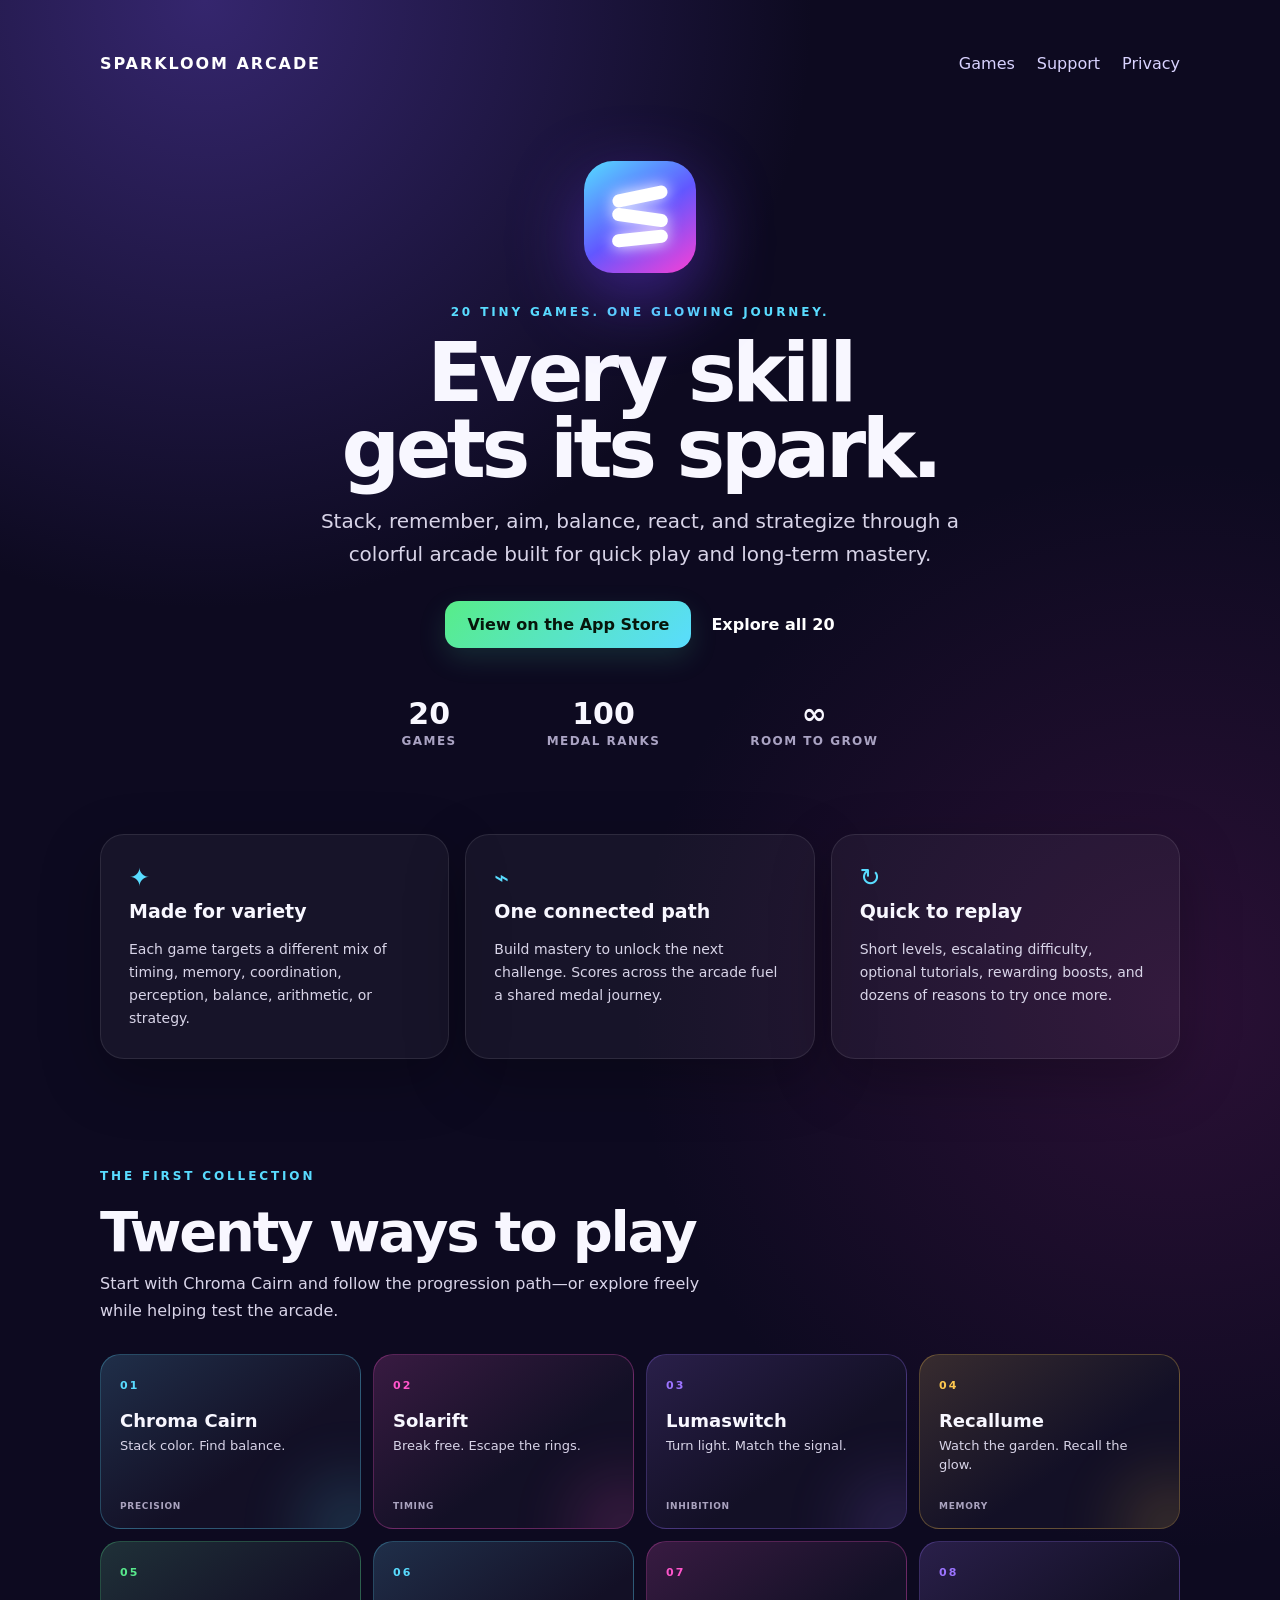
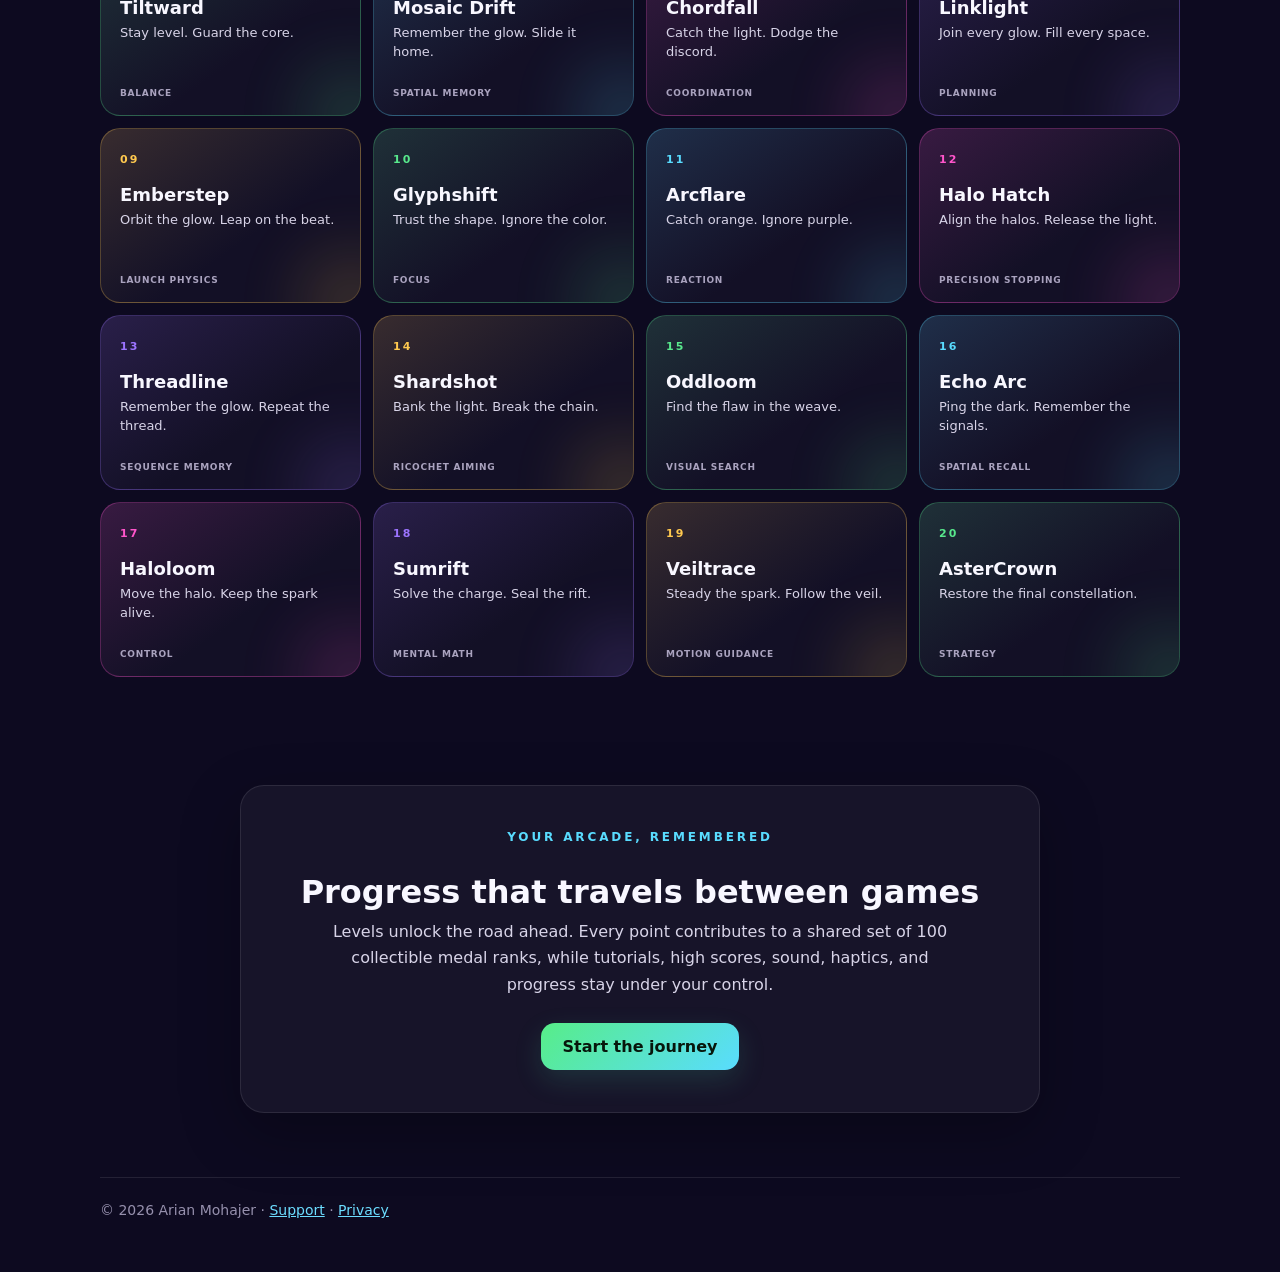
<file: index.html>
<!doctype html>
<html lang="en">
<head>
  <meta charset="utf-8">
  <meta name="viewport" content="width=device-width,initial-scale=1">
  <meta name="description" content="Sparkloom Arcade is a connected collection of 20 colorful skill games for iPhone and iPad.">
  <title>Sparkloom Arcade · 20 tiny games, one glowing journey</title>
  <link rel="stylesheet" href="styles.css">
</head>
<body>
  <main>
    <nav><a class="brand" href="./">SPARKLOOM ARCADE</a><div class="links"><a href="#games">Games</a><a href="support.html">Support</a><a href="privacy.html">Privacy</a></div></nav>
    <section class="hero">
      <div class="icon" aria-hidden="true"><span></span><span></span><span></span></div>
      <p class="eyebrow">20 TINY GAMES. ONE GLOWING JOURNEY.</p>
      <h1>Every skill<br>gets its spark.</h1>
      <p class="tagline">Stack, remember, aim, balance, react, and strategize through a colorful arcade built for quick play and long-term mastery.</p>
      <div class="actions"><a class="button" href="https://apps.apple.com/app/id6800052253">View on the App Store</a><a class="text-button" href="#games">Explore all 20</a></div>
      <div class="stats" aria-label="Arcade highlights"><div><strong>20</strong><span>games</span></div><div><strong>100</strong><span>medal ranks</span></div><div><strong>∞</strong><span>room to grow</span></div></div>
    </section>

    <section class="feature-grid">
      <article class="feature"><span>✦</span><h2>Made for variety</h2><p>Each game targets a different mix of timing, memory, coordination, perception, balance, arithmetic, or strategy.</p></article>
      <article class="feature"><span>⌁</span><h2>One connected path</h2><p>Build mastery to unlock the next challenge. Scores across the arcade fuel a shared medal journey.</p></article>
      <article class="feature"><span>↻</span><h2>Quick to replay</h2><p>Short levels, escalating difficulty, optional tutorials, rewarding boosts, and dozens of reasons to try once more.</p></article>
    </section>

    <section id="games" class="games-section">
      <p class="eyebrow">THE FIRST COLLECTION</p>
      <h2 class="section-title">Twenty ways to play</h2>
      <p class="section-copy">Start with Chroma Cairn and follow the progression path—or explore freely while helping test the arcade.</p>
      <div class="game-grid">
        <article class="game g1"><b>01</b><h3>Chroma Cairn</h3><p>Stack color. Find balance.</p><small>Precision</small></article>
        <article class="game g2"><b>02</b><h3>Solarift</h3><p>Break free. Escape the rings.</p><small>Timing</small></article>
        <article class="game g3"><b>03</b><h3>Lumaswitch</h3><p>Turn light. Match the signal.</p><small>Inhibition</small></article>
        <article class="game g4"><b>04</b><h3>Recallume</h3><p>Watch the garden. Recall the glow.</p><small>Memory</small></article>
        <article class="game g5"><b>05</b><h3>Tiltward</h3><p>Stay level. Guard the core.</p><small>Balance</small></article>
        <article class="game g6"><b>06</b><h3>Mosaic Drift</h3><p>Remember the glow. Slide it home.</p><small>Spatial memory</small></article>
        <article class="game g7"><b>07</b><h3>Chordfall</h3><p>Catch the light. Dodge the discord.</p><small>Coordination</small></article>
        <article class="game g8"><b>08</b><h3>Linklight</h3><p>Join every glow. Fill every space.</p><small>Planning</small></article>
        <article class="game g9"><b>09</b><h3>Emberstep</h3><p>Orbit the glow. Leap on the beat.</p><small>Launch physics</small></article>
        <article class="game g10"><b>10</b><h3>Glyphshift</h3><p>Trust the shape. Ignore the color.</p><small>Focus</small></article>
        <article class="game g11"><b>11</b><h3>Arcflare</h3><p>Catch orange. Ignore purple.</p><small>Reaction</small></article>
        <article class="game g12"><b>12</b><h3>Halo Hatch</h3><p>Align the halos. Release the light.</p><small>Precision stopping</small></article>
        <article class="game g13"><b>13</b><h3>Threadline</h3><p>Remember the glow. Repeat the thread.</p><small>Sequence memory</small></article>
        <article class="game g14"><b>14</b><h3>Shardshot</h3><p>Bank the light. Break the chain.</p><small>Ricochet aiming</small></article>
        <article class="game g15"><b>15</b><h3>Oddloom</h3><p>Find the flaw in the weave.</p><small>Visual search</small></article>
        <article class="game g16"><b>16</b><h3>Echo Arc</h3><p>Ping the dark. Remember the signals.</p><small>Spatial recall</small></article>
        <article class="game g17"><b>17</b><h3>Haloloom</h3><p>Move the halo. Keep the spark alive.</p><small>Control</small></article>
        <article class="game g18"><b>18</b><h3>Sumrift</h3><p>Solve the charge. Seal the rift.</p><small>Mental math</small></article>
        <article class="game g19"><b>19</b><h3>Veiltrace</h3><p>Steady the spark. Follow the veil.</p><small>Motion guidance</small></article>
        <article class="game g20"><b>20</b><h3>AsterCrown</h3><p>Restore the final constellation.</p><small>Strategy</small></article>
      </div>
    </section>

    <section class="card journey"><p class="eyebrow">YOUR ARCADE, REMEMBERED</p><h2>Progress that travels between games</h2><p>Levels unlock the road ahead. Every point contributes to a shared set of 100 collectible medal ranks, while tutorials, high scores, sound, haptics, and progress stay under your control.</p><a class="button" href="https://apps.apple.com/app/id6800052253">Start the journey</a></section>
    <footer>© 2026 Arian Mohajer · <a href="support.html">Support</a> · <a href="privacy.html">Privacy</a></footer>
  </main>
</body>
</html>
</file>
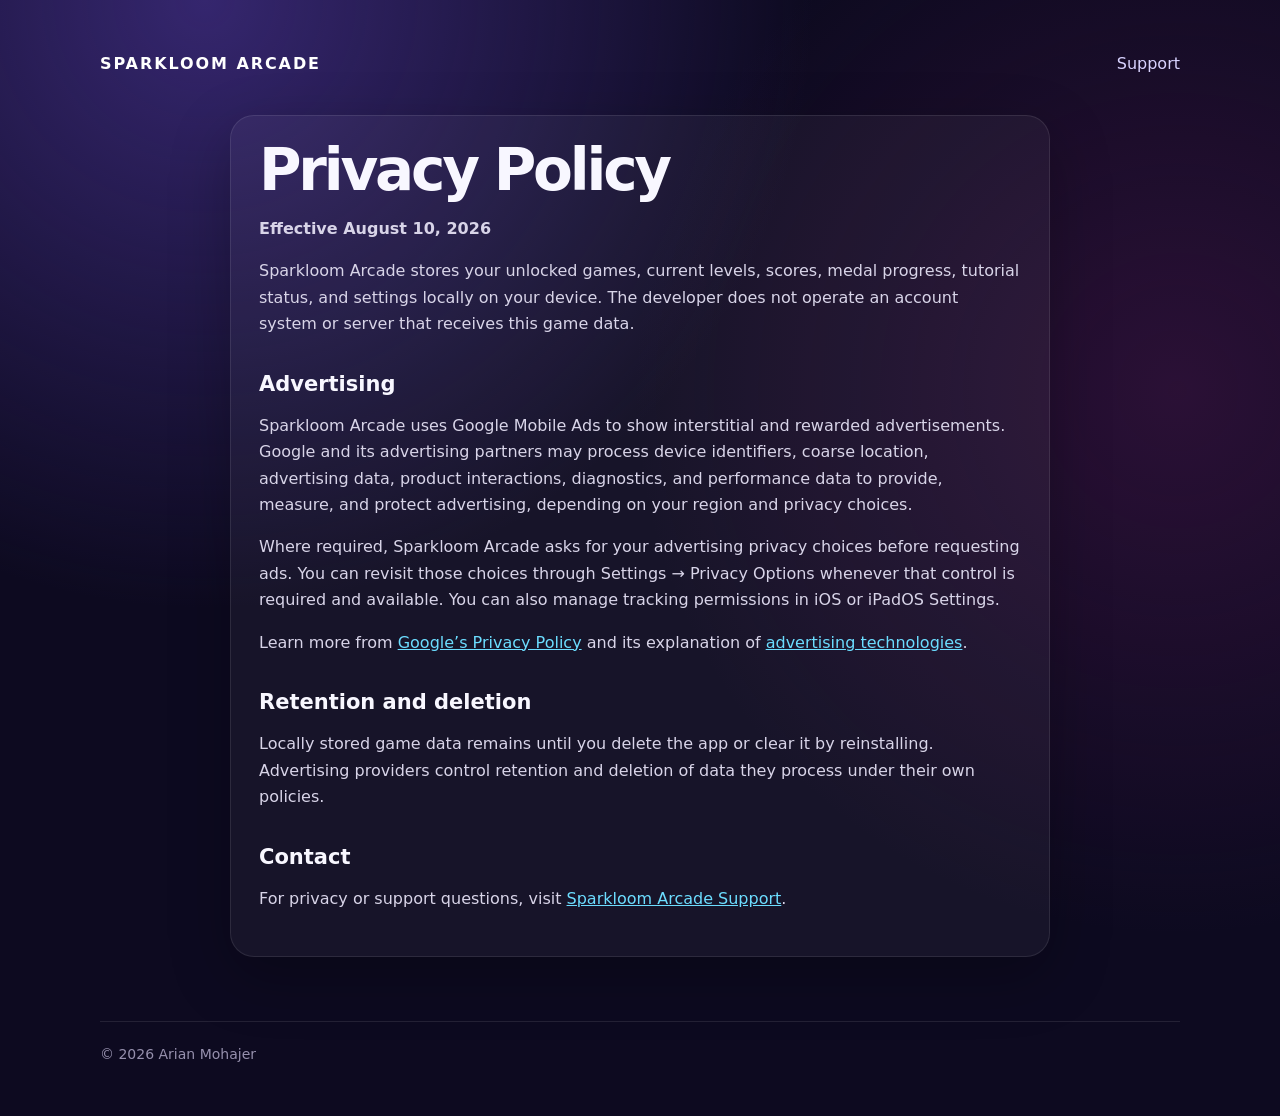
<file: privacy.html>
<!doctype html>
<html lang="en">
<head><meta charset="utf-8"><meta name="viewport" content="width=device-width,initial-scale=1"><title>Privacy Policy · Sparkloom Arcade</title><link rel="stylesheet" href="styles.css"></head>
<body><main>
  <nav><a class="brand" href="./">SPARKLOOM ARCADE</a><div class="links"><a href="support.html">Support</a></div></nav>
  <article class="card">
    <h1>Privacy Policy</h1><p><strong>Effective August 10, 2026</strong></p>
    <p>Sparkloom Arcade stores your unlocked games, current levels, scores, medal progress, tutorial status, and settings locally on your device. The developer does not operate an account system or server that receives this game data.</p>
    <h2>Advertising</h2><p>Sparkloom Arcade uses Google Mobile Ads to show interstitial and rewarded advertisements. Google and its advertising partners may process device identifiers, coarse location, advertising data, product interactions, diagnostics, and performance data to provide, measure, and protect advertising, depending on your region and privacy choices.</p>
    <p>Where required, Sparkloom Arcade asks for your advertising privacy choices before requesting ads. You can revisit those choices through Settings → Privacy Options whenever that control is required and available. You can also manage tracking permissions in iOS or iPadOS Settings.</p>
    <p>Learn more from <a href="https://policies.google.com/privacy">Google’s Privacy Policy</a> and its explanation of <a href="https://policies.google.com/technologies/ads">advertising technologies</a>.</p>
    <h2>Retention and deletion</h2><p>Locally stored game data remains until you delete the app or clear it by reinstalling. Advertising providers control retention and deletion of data they process under their own policies.</p>
    <h2>Contact</h2><p>For privacy or support questions, visit <a href="support.html">Sparkloom Arcade Support</a>.</p>
  </article>
  <footer>© 2026 Arian Mohajer</footer>
</main></body></html>
</file>
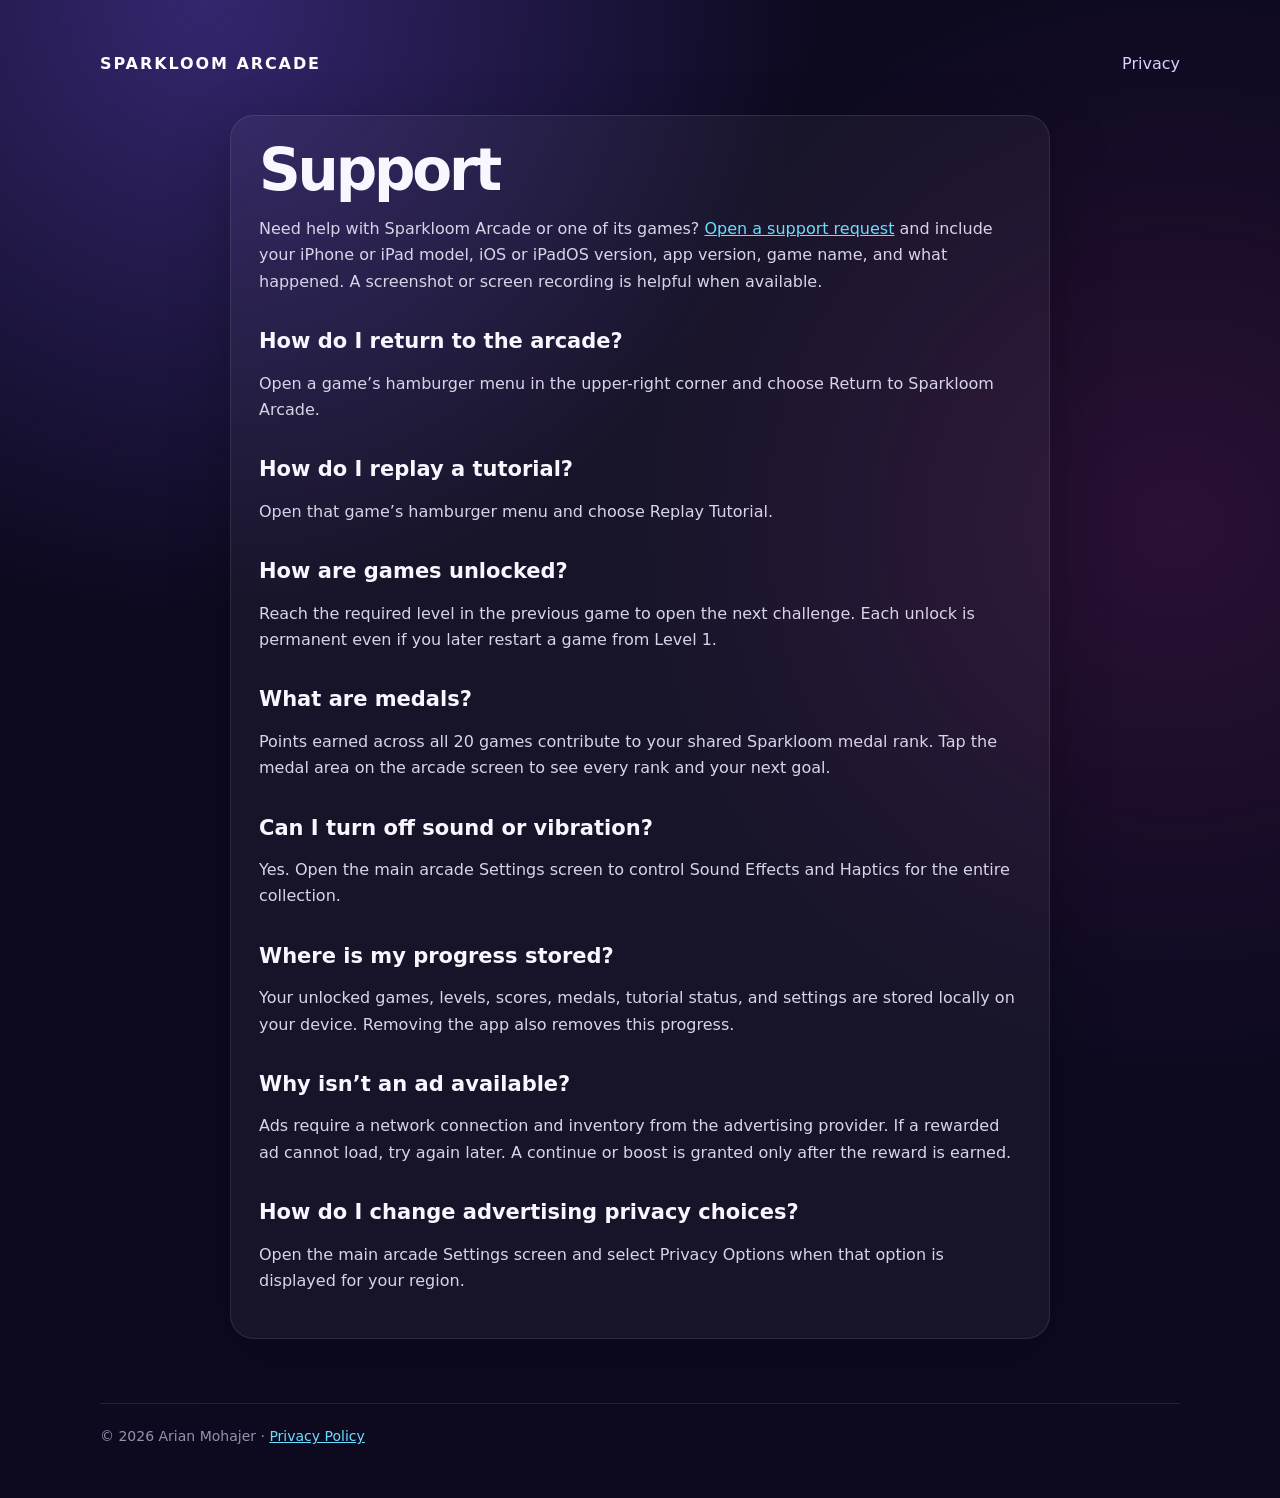
<file: support.html>
<!doctype html>
<html lang="en">
<head><meta charset="utf-8"><meta name="viewport" content="width=device-width,initial-scale=1"><title>Support · Sparkloom Arcade</title><link rel="stylesheet" href="styles.css"></head>
<body><main>
  <nav><a class="brand" href="./">SPARKLOOM ARCADE</a><div class="links"><a href="privacy.html">Privacy</a></div></nav>
  <article class="card">
    <h1>Support</h1>
    <p>Need help with Sparkloom Arcade or one of its games? <a href="https://github.com/tildraev/Sparkloom-Arcade-Site/issues/new">Open a support request</a> and include your iPhone or iPad model, iOS or iPadOS version, app version, game name, and what happened. A screenshot or screen recording is helpful when available.</p>
    <h2>How do I return to the arcade?</h2><p>Open a game’s hamburger menu in the upper-right corner and choose Return to Sparkloom Arcade.</p>
    <h2>How do I replay a tutorial?</h2><p>Open that game’s hamburger menu and choose Replay Tutorial.</p>
    <h2>How are games unlocked?</h2><p>Reach the required level in the previous game to open the next challenge. Each unlock is permanent even if you later restart a game from Level 1.</p>
    <h2>What are medals?</h2><p>Points earned across all 20 games contribute to your shared Sparkloom medal rank. Tap the medal area on the arcade screen to see every rank and your next goal.</p>
    <h2>Can I turn off sound or vibration?</h2><p>Yes. Open the main arcade Settings screen to control Sound Effects and Haptics for the entire collection.</p>
    <h2>Where is my progress stored?</h2><p>Your unlocked games, levels, scores, medals, tutorial status, and settings are stored locally on your device. Removing the app also removes this progress.</p>
    <h2>Why isn’t an ad available?</h2><p>Ads require a network connection and inventory from the advertising provider. If a rewarded ad cannot load, try again later. A continue or boost is granted only after the reward is earned.</p>
    <h2>How do I change advertising privacy choices?</h2><p>Open the main arcade Settings screen and select Privacy Options when that option is displayed for your region.</p>
  </article>
  <footer>© 2026 Arian Mohajer · <a href="privacy.html">Privacy Policy</a></footer>
</main></body></html>
</file>
<file: styles.css>
:root{color-scheme:dark;font-family:Inter,ui-rounded,"SF Pro Rounded",system-ui,sans-serif;background:#0d0a20;color:#f8f7ff;--cyan:#59dcff;--pink:#ff4fc8;--lime:#57ed88}*{box-sizing:border-box}html{scroll-behavior:smooth}body{margin:0;min-height:100vh;background:radial-gradient(circle at 16% 0,#35266e 0,transparent 38rem),radial-gradient(circle at 92% 35%,#651c6055 0,transparent 34rem),#0d0a20}main{width:min(1080px,calc(100% - 32px));margin:auto;padding:54px 0}nav{display:flex;align-items:center;justify-content:space-between;gap:16px;margin-bottom:42px}nav a{color:#d9d3ff;text-decoration:none}.brand{color:#fff;font-weight:900;letter-spacing:.12em}.links{display:flex;gap:22px}.hero{text-align:center;padding:46px 0 86px}.icon{position:relative;width:112px;height:112px;margin:0 auto 30px;border-radius:29px;background:linear-gradient(145deg,#54ddff,#6257ff 52%,#fa3fd5);box-shadow:0 24px 75px #713cff72;overflow:hidden}.icon span{position:absolute;left:28px;width:56px;height:13px;border-radius:8px;background:#fff;box-shadow:0 0 15px #fff}.icon span:nth-child(1){top:29px;transform:rotate(-12deg)}.icon span:nth-child(2){top:50px;transform:rotate(8deg)}.icon span:nth-child(3){top:71px;transform:rotate(-6deg)}.eyebrow{color:var(--cyan);font-size:12px;font-weight:900;letter-spacing:.24em}h1{margin:0 0 18px;font-size:clamp(46px,9vw,82px);line-height:.93;letter-spacing:-.055em}h2{margin-top:38px}.card>.eyebrow+h2,.feature h2{margin-top:8px}p,li{color:#d8d4e8;line-height:1.65}.tagline{max-width:650px;margin:0 auto 30px;font-size:20px}.actions{display:flex;justify-content:center;align-items:center;gap:20px;flex-wrap:wrap}.button{display:inline-block;padding:14px 22px;border-radius:14px;background:linear-gradient(135deg,var(--lime),var(--cyan));color:#07160b;font-weight:900;text-decoration:none;box-shadow:0 10px 28px #4cdbaa26}.text-button{color:#fff;font-weight:800;text-decoration:none}.stats{display:flex;justify-content:center;gap:clamp(28px,8vw,90px);margin-top:48px}.stats div{display:grid;gap:3px}.stats strong{font-size:30px}.stats span{color:#aaa3c3;font-size:12px;font-weight:800;text-transform:uppercase;letter-spacing:.12em}.feature-grid{display:grid;grid-template-columns:repeat(3,1fr);gap:16px}.feature,.card{padding:28px;border:1px solid #ffffff18;border-radius:24px;background:#ffffff0b;box-shadow:0 20px 60px #0004}.feature>span{font-size:25px;color:var(--cyan)}.feature h2{font-size:19px}.feature p{font-size:14px;margin-bottom:0}.games-section{padding:96px 0 38px}.section-title{font-size:clamp(34px,6vw,56px);letter-spacing:-.04em;margin:7px 0}.section-copy{max-width:630px;margin:0 0 30px}.game-grid{display:grid;grid-template-columns:repeat(4,1fr);gap:12px}.game{--accent:#59dcff;position:relative;min-height:175px;padding:19px;border:1px solid color-mix(in srgb,var(--accent) 28%,transparent);border-radius:20px;background:linear-gradient(145deg,color-mix(in srgb,var(--accent) 15%,#151029),#131026 60%);overflow:hidden}.game:after{content:"";position:absolute;width:90px;height:90px;right:-36px;bottom:-45px;border-radius:50%;background:var(--accent);filter:blur(36px);opacity:.22}.game b{color:var(--accent);font-size:11px;letter-spacing:.18em}.game h3{margin:17px 0 6px;font-size:18px}.game p{font-size:13px;line-height:1.45;margin:0 0 18px}.game small{position:absolute;left:19px;bottom:17px;color:#aaa3bf;font-weight:800;text-transform:uppercase;letter-spacing:.08em;font-size:9px}.g2,.g7,.g12,.g17{--accent:#ff55cb}.g3,.g8,.g13,.g18{--accent:#9c74ff}.g4,.g9,.g14,.g19{--accent:#ffc94f}.g5,.g10,.g15,.g20{--accent:#58e88c}.journey{text-align:center;max-width:800px;margin:70px auto 0;padding:42px}.journey h2{font-size:32px;margin-bottom:8px}.journey p{max-width:640px;margin:0 auto 25px}article.card h1{font-size:clamp(38px,7vw,58px)}article.card{max-width:820px;margin:auto}article.card h2{font-size:21px;margin-top:34px}a{color:#6cddff}footer{margin-top:64px;padding-top:24px;border-top:1px solid #ffffff18;color:#9690ad;font-size:14px}@media(max-width:850px){.game-grid{grid-template-columns:repeat(3,1fr)}}@media(max-width:680px){.feature-grid{grid-template-columns:1fr}.game-grid{grid-template-columns:repeat(2,1fr)}.hero{padding-top:25px}.games-section{padding-top:70px}}@media(max-width:520px){main{padding-top:28px}nav{align-items:flex-start}.brand{font-size:13px}.links{gap:11px;font-size:13px}.game-grid{grid-template-columns:1fr}.game{min-height:155px}.stats{gap:25px}.stats strong{font-size:25px}}
</file>
